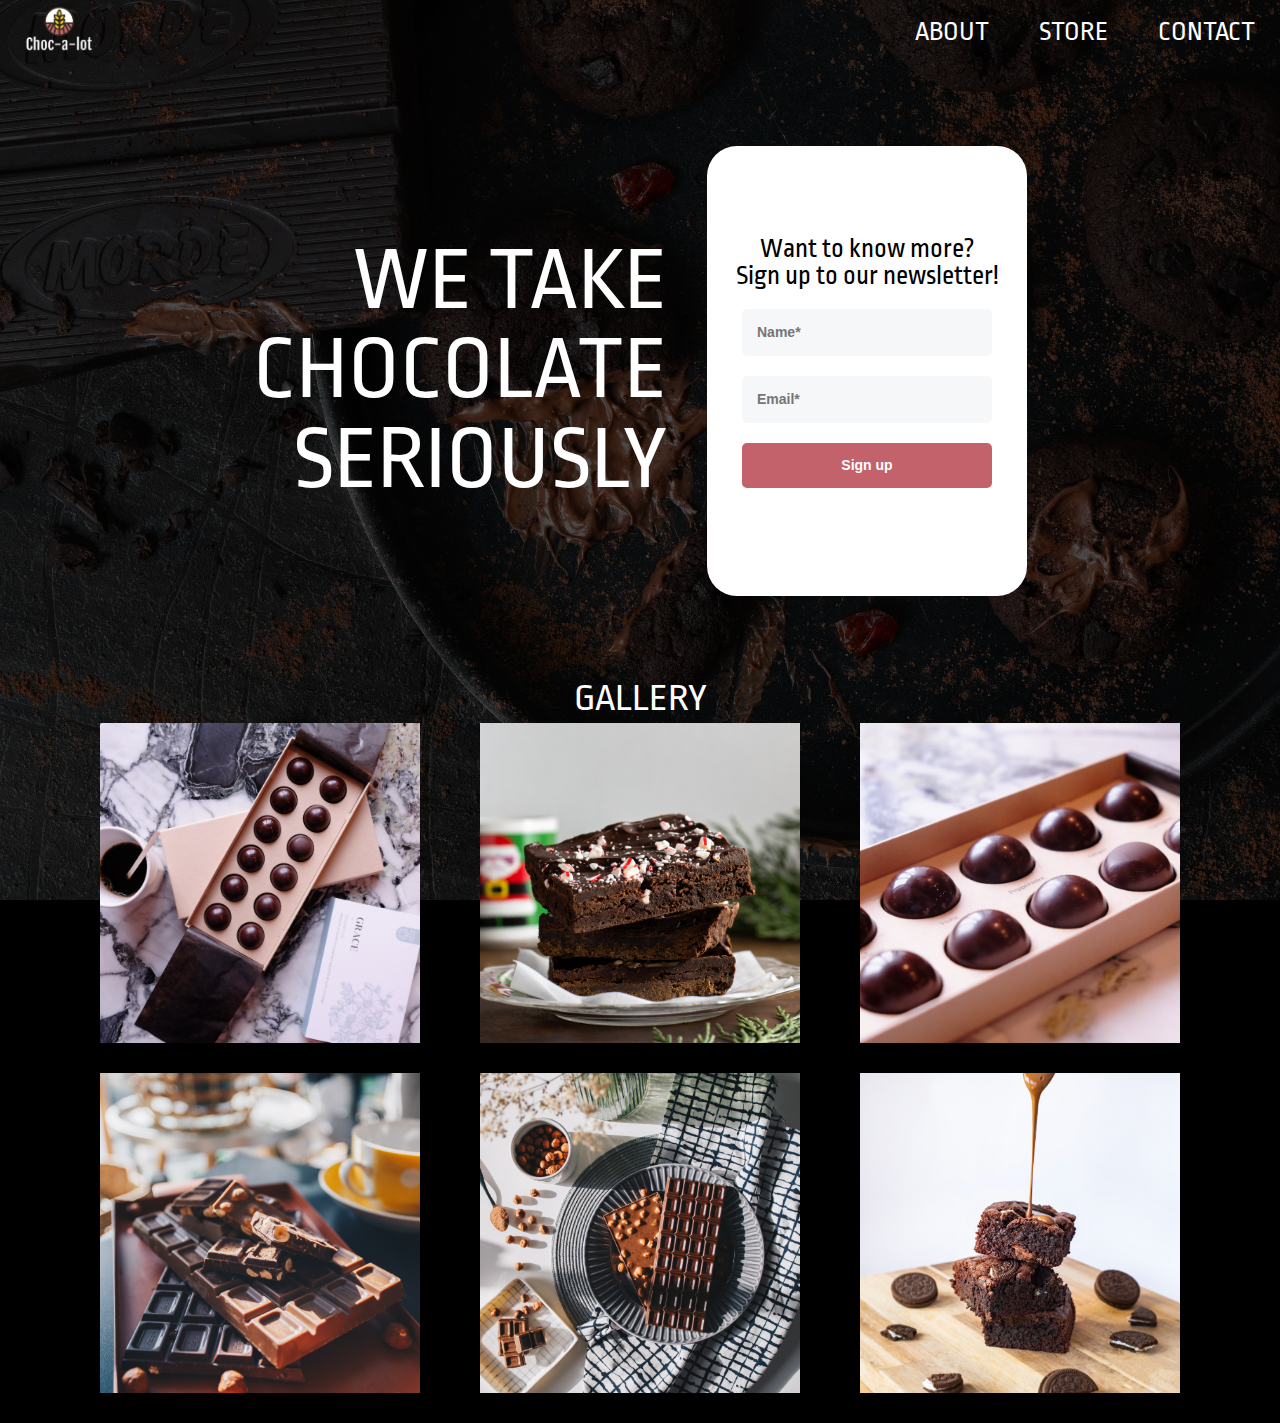
<file: index.html>
<!DOCTYPE html>
<html lang="en">

<head>
    <meta charset="UTF-8">
    <meta http-equiv="X-UA-Compatible" content="IE=edge">
    <meta name="viewport" content="width=device-width, initial-scale=1.0">

    <link rel="stylesheet" href="app.css">

    <title>Choco-a-lot - Home</title>

    <style>
        @import url('https://fonts.googleapis.com/css2?family=Ropa+Sans&display=swap');
    </style>
</head>

<body>
    <header>
        <nav class="mainNav">

            <a href="index.html">
                <img class="navLogo" src="Images/Choc-a-lot-whitetext.png" alt="choc-a-lot logo">
            </a>

            <ul>
                <li><a href="notfound.html" class="navItem">About</a></li>
                <li><a href="notfound.html" class="navItem">Store</a></li>
                <li><a href="notfound.html" class="navItem">Contact</a></li>
            </ul>
        </nav>
    </header>

    <main>
        <section class="homeHeading">
            <div class="homeHeadingItem">
                <h2 class="mainHeadingText">We take</h2>
                <h2 class="mainHeadingText">chocolate</h2>
                <h2 class="mainHeadingText">seriously</h2>
            </div>
            <div class="interestForm homeHeadingItem">
                <form action="">
                    <div class="formHeader">
                        <h3>Want to know more?</h3>
                        <h3>Sign up to our newsletter!</h3>
                    </div>
                    <input class="formItem" type="text" id="fullName" name="fullName" placeholder="Name*" required>
                    <input class="formItem" type="email" id="email" name="email" placeholder="Email*" required>
                    <button type="submit" class="formButton">Sign up</button>
                </form>
            </div>
        </section>

        <section class="gallery">
            <h2 class="galleryHeading">Gallery</h2>
            <img class="galleryPic" src="Images/chocolate_1.jpg" alt="chocolate">
            <img class="galleryPic" src="Images/chocolate_2.jpg" alt="chocolate">
            <img class="galleryPic" src="Images/chocolate_3.jpg" alt="chocolate">
            <img class="galleryPic" src="Images/chocolate_4.jpg" alt="chocolate">
            <img class="galleryPic" src="Images/chocolate_5.jpg" alt="chocolate">
            <img class="galleryPic" src="Images/chocolate_6.jpg" alt="chocolate">
        </section>
    </main>

</body>

</html>
</file>
<file: app.css>
/* http://meyerweb.com/eric/tools/css/reset/ 
   v2.0 | 20110126
   License: none (public domain)
*/

html, body, div, span, applet, object, iframe,
h1, h2, h3, h4, h5, h6, p, blockquote, pre,
a, abbr, acronym, address, big, cite, code,
del, dfn, em, img, ins, kbd, q, s, samp,
small, strike, strong, sub, sup, tt, var,
b, u, i, center,
dl, dt, dd, ol, ul, li,
fieldset, form, label, legend,
table, caption, tbody, tfoot, thead, tr, th, td,
article, aside, canvas, details, embed, 
figure, figcaption, footer, header, hgroup, 
menu, nav, output, ruby, section, summary,
time, mark, audio, video {
	margin: 0;
	padding: 0;
	border: 0;
	font-size: 100%;
	font: inherit;
	vertical-align: baseline;
}
/* HTML5 display-role reset for older browsers */
article, aside, details, figcaption, figure, 
footer, header, hgroup, menu, nav, section {
	display: block;
}
body {
	line-height: 1;
}
ol, ul {
	list-style: none;
}
blockquote, q {
	quotes: none;
}
blockquote:before, blockquote:after,
q:before, q:after {
	content: '';
	content: none;
}
table {
	border-collapse: collapse;
	border-spacing: 0;
}

/* --------------------------- */
/* --------------------------- */
/* --------------------------- */
/* --------------------------- */

html, body {
    /* height: 100%; */
}

body {
    background-image: linear-gradient(rgba(0, 0, 0, 0.7), rgba(0, 0, 0, 0.7)),url(Images/chocolate_background_main.jpg);
    background-size: cover;
    background-repeat: no-repeat;
    background-color: #000000;
    font-family: 'Ropa Sans', sans-serif;
    background-attachment:fixed;
    display:flex;
    flex-direction: column;
}

/* --------------------------- */
/* Nav bar styles */
/* --------------------------- */
.mainNav {
    display: flex;
    justify-content: space-between;
    align-items: center;
    font-size: 3vh;
}

.mainNav ul {
    display: flex;
}

.navItem {
    text-decoration: none;
    text-transform: uppercase;
    color: #FFFFFF;
    padding: 0 25px;
}

.navItem:hover {
    transition: 0.2s;
    color: #F2CB30;
}

.navLogo {
    width: 8%;
    height: auto;
    padding: 0.4%;
    margin-left: 20px;
}

/* --------------------------- */
/* Main content styles */
/* --------------------------- */
main {
    /* flex-grow: 1; */
    display: flex;
    flex-direction: column;
    /* justify-content: center; */
    align-items: center;
}

.homeHeading {
    display: flex;
    justify-content: center;
    align-items: center;
    margin-top: 5%;
    margin-bottom: 5%;
}

.homeHeadingItem {
    flex-basis: 50%;
    margin: 20px;
}

.mainHeadingText {
    color: #FFFFFF;
    text-transform: uppercase;
    font-size: 7vw;
    text-align: right;
}

.interestForm {
    background-color: #ffffff;
    max-width: 350px;
    min-width: 260px;
    border-radius: 30px;
    height: 450px;
}

.formHeader {
    font-size: 3vh;
    width: 90%;
    text-align: center;
    margin-bottom: 20px;
}

.interestForm form {
    display: flex;
    flex-direction: column;
    justify-content: center;
    align-items: center;
    height: 100%;
}

.interestForm form input {
    font-weight: bold;
    width: 220px;
    margin: 0 35px 20px ;
    height: 35px;
    padding: 6px 15px;
    border-radius: 5px;
    outline: none;
    border: none;
    background: #F6F7F9;
    color: #7c8797;
    font-size: 14px;
}

.formButton {
    font-weight: bold;
    width: 250px;
    margin: 0 35px 20px;
    height: 45px;
    padding: 6px 15px;
    border-radius: 5px;
    outline: none;
    border: none;
    background: #c4626c;
    color: white;
    font-size: 14px;
}

.formButton:hover {
    cursor: pointer;
    background: #db7b85;
}

.formButton:active {
    transform: translateY(1px);
}

.gallery {
    display: flex;
    flex-wrap: wrap;
    justify-content: center;
    
}

.galleryHeading {
    text-decoration: none;
    color: #FFFFFF;
    text-transform: uppercase;
    font-size: 3vw;
    flex-basis: 100%;
    margin-bottom: 5px;
    text-align: center;
}

.galleryPic {
    width: 25%;
    margin: 0px 30px 30px 30px;
}

.galleryPic:hover {
    scale: 1.1;
    transition: 0.5s;
}

/* --------------------------- */
/* Alternative layout when screen goes below a width of 768px */
/* --------------------------- */
@media (max-width: 768px) {
    .navLogo {
        width: 12%;
        height: auto;
        padding: 0.4%;
        margin-left: 20px;
    }
    
    .mainNav {
        display: flex;
        justify-content: space-between;
        align-items: center;
        font-size: 3vh;
    }

    .homeHeading {
        display: flex;
        flex-direction: column;
    }

    .homeHeadingItem {
        flex-basis: 50%;
        margin: 5px;
    }

    .mainHeadingText {
        color: #FFFFFF;
        text-transform: uppercase;
        font-size: 10vw;
        text-align: center;
    }

    .interestForm {
        background-color: #ffffff;
        max-width: 350px;
        min-width: 260px;
        border-radius: 30px;
        height: 450px;
    }

    .formHeader {
        font-size: 2.5vh;
        width: 90%;
        text-align: center;
        margin: 15px 0px;
    }

}
</file>
